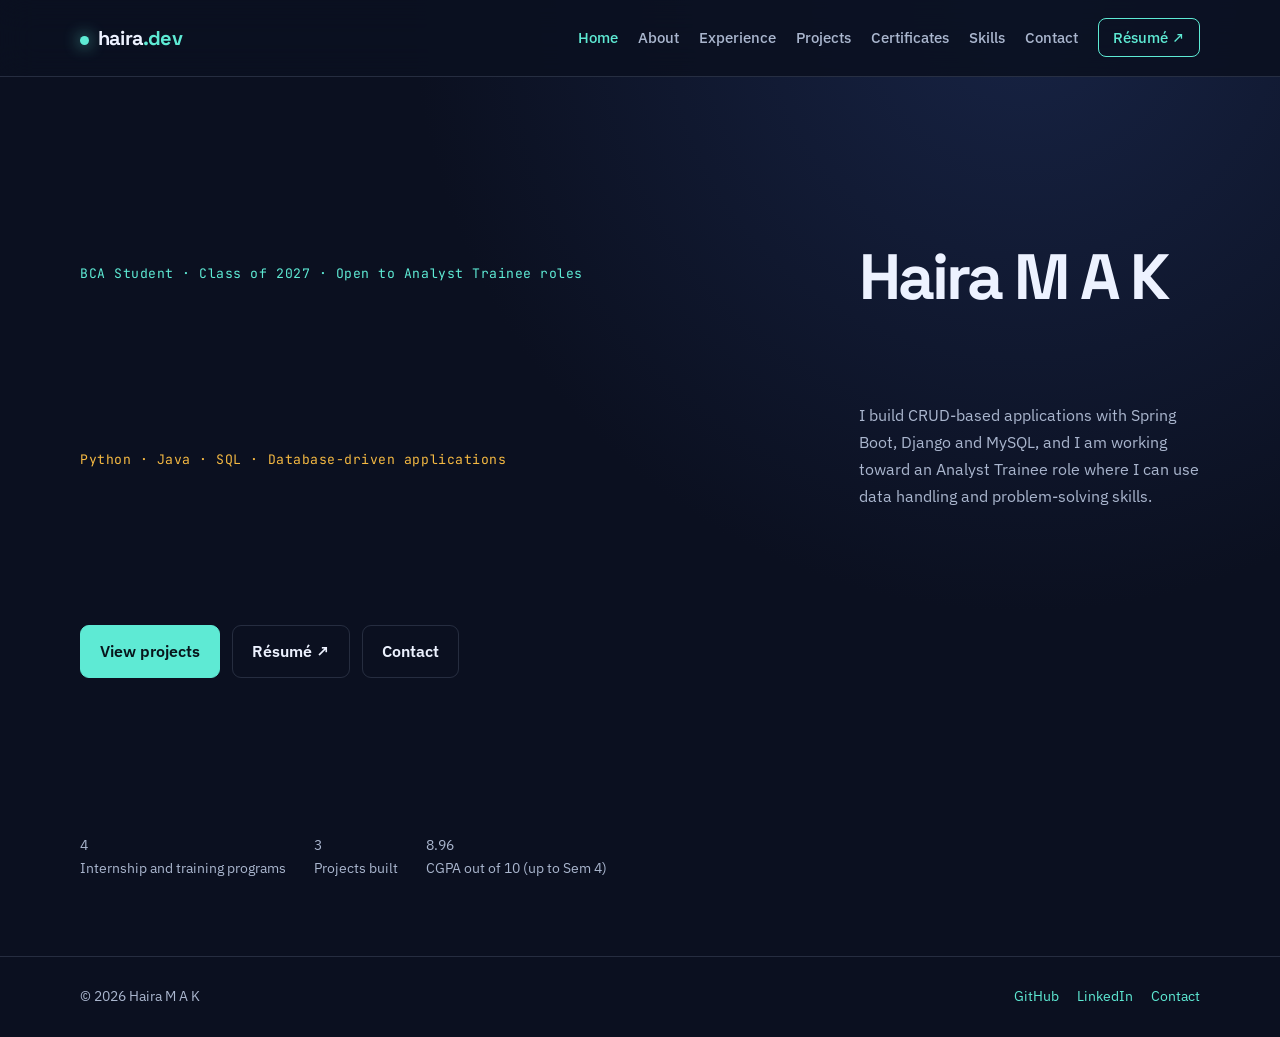
<file: index.html>
<!DOCTYPE html>
<html lang="en">
<head>
<meta charset="UTF-8" />
<meta name="viewport" content="width=device-width, initial-scale=1.0" />
<title>Home — Haira M A K</title>
<link rel="preconnect" href="https://fonts.googleapis.com">
<link rel="preconnect" href="https://fonts.gstatic.com" crossorigin>
<link href="https://fonts.googleapis.com/css2?family=Space+Grotesk:wght@500;600;700&family=IBM+Plex+Sans:wght@400;500;600&family=JetBrains+Mono:wght@400;500;600&display=swap" rel="stylesheet">
<link rel="stylesheet" href="style.css" />
</head>
<body>

<nav class="site-nav">
  <div class="container">
    <a href="index.html" class="brand"><span class="dot"></span>haira<span class="path">.dev</span></a>
    <button class="nav-toggle" aria-label="Toggle navigation" aria-expanded="false">☰</button>
    <ul class="nav-links">
      <li><a href="index.html" class="active">Home</a></li>
      <li><a href="about.html">About</a></li>
      <li><a href="experience.html">Experience</a></li>
      <li><a href="projects.html">Projects</a></li>
      <li><a href="certificates.html">Certificates</a></li>
      <li><a href="skills.html">Skills</a></li>
      <li><a href="contact.html">Contact</a></li>
      <li><a href="resume.html" class="nav-cta" target="_blank" rel="noopener">Résumé ↗</a></li>
    </ul>
  </div>
</nav>

<section style="padding-top:72px;">
  <div class="container">

    <div class="hero reveal">
      <div class="hero-kicker">BCA Student · Class of 2027 · Open to Analyst Trainee roles</div>
      <h1>Haira M A K</h1>
      <div class="role-line">Python · Java · SQL · Database-driven applications</div>
      <p style="max-width:62ch;">I build CRUD-based applications with Spring Boot, Django and MySQL, and I am working toward an Analyst Trainee role where I can use data handling and problem-solving skills.</p>
      <div class="btn-row">
        <a class="btn btn-primary" href="projects.html">View projects</a>
        <a class="btn" href="resume.html" target="_blank" rel="noopener">Résumé ↗</a>
        <a class="btn" href="contact.html">Contact</a>
      </div>
    </div>
    <div class="stat-row reveal">
      <div class="stat"><span class="value">4</span><span class="label">Internship and training programs</span></div>
      <div class="stat"><span class="value">3</span><span class="label">Projects built</span></div>
      <div class="stat"><span class="value">8.96</span><span class="label">CGPA out of 10 (up to Sem 4)</span></div>
    </div>

  </div>
</section>

<footer>
  <div class="container">
    <span>© <span id="year"></span> Haira M A K</span>
    <div class="footer-links">
      <a href="https://github.com/HxGalaxy-offical" target="_blank" rel="noopener">GitHub</a>
      <a href="https://www.linkedin.com/in/haira-m-a-k-3885a2393/" target="_blank" rel="noopener">LinkedIn</a>
      <a href="contact.html">Contact</a>
    </div>
  </div>
</footer>

<script src="js/script.js"></script>
</body>
</html>
</file>
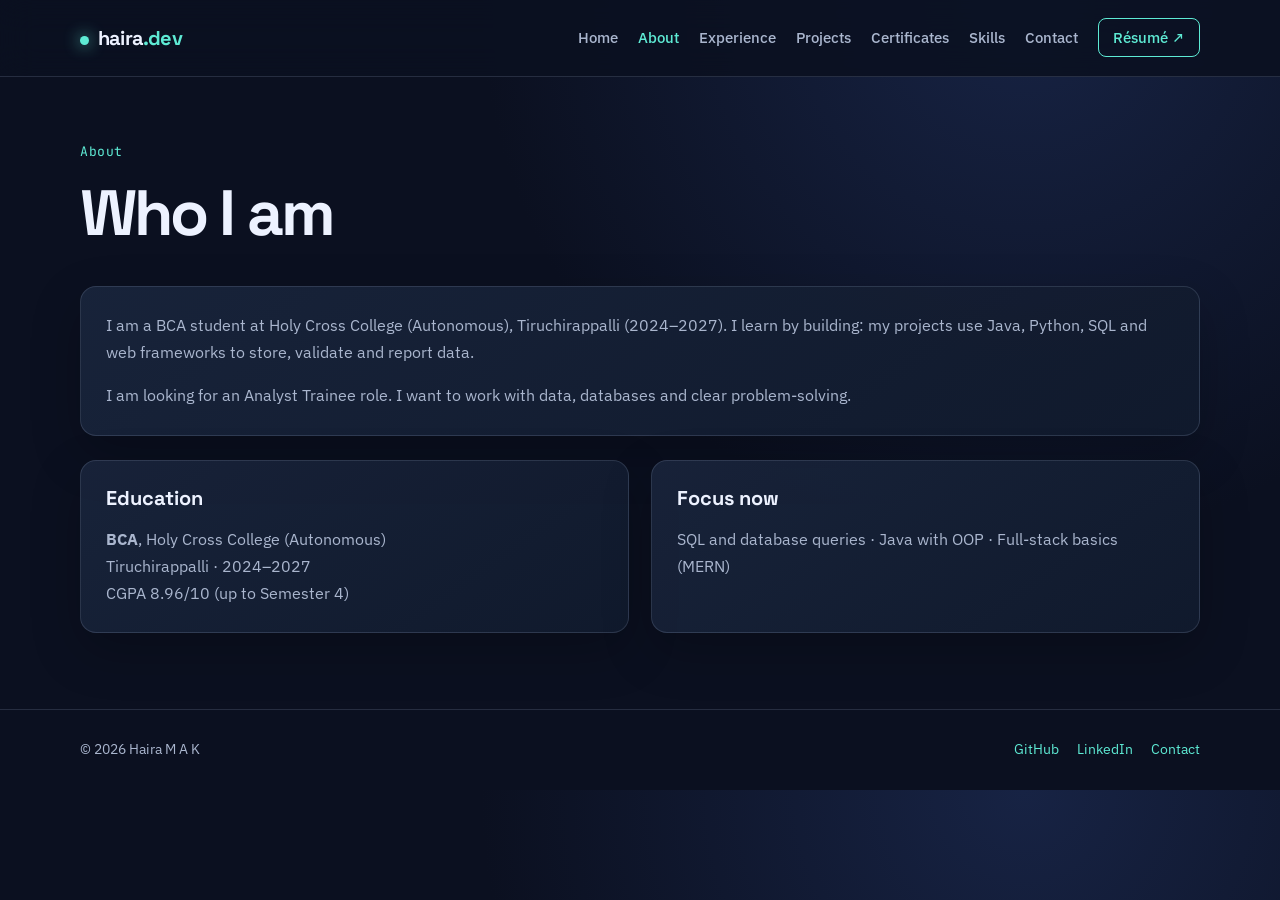
<file: about.html>
<!DOCTYPE html>
<html lang="en">
<head>
<meta charset="UTF-8" />
<meta name="viewport" content="width=device-width, initial-scale=1.0" />
<title>About — Haira M A K</title>
<link rel="preconnect" href="https://fonts.googleapis.com">
<link rel="preconnect" href="https://fonts.gstatic.com" crossorigin>
<link href="https://fonts.googleapis.com/css2?family=Space+Grotesk:wght@500;600;700&family=IBM+Plex+Sans:wght@400;500;600&family=JetBrains+Mono:wght@400;500;600&display=swap" rel="stylesheet">
<link rel="stylesheet" href="style.css" />
</head>
<body>

<nav class="site-nav">
  <div class="container">
    <a href="index.html" class="brand"><span class="dot"></span>haira<span class="path">.dev</span></a>
    <button class="nav-toggle" aria-label="Toggle navigation" aria-expanded="false">☰</button>
    <ul class="nav-links">
      <li><a href="index.html">Home</a></li>
      <li><a href="about.html" class="active">About</a></li>
      <li><a href="experience.html">Experience</a></li>
      <li><a href="projects.html">Projects</a></li>
      <li><a href="certificates.html">Certificates</a></li>
      <li><a href="skills.html">Skills</a></li>
      <li><a href="contact.html">Contact</a></li>
      <li><a href="resume.html" class="nav-cta" target="_blank" rel="noopener">Résumé ↗</a></li>
    </ul>
  </div>
</nav>

<section style="padding-top:64px;">
  <div class="container">

    <div class="section-head reveal">
      <div class="eyebrow">About</div>
      <h1>Who I am</h1>
    </div>
    <div class="card reveal" style="margin-bottom:24px;">
      <p>I am a BCA student at Holy Cross College (Autonomous), Tiruchirappalli (2024–2027). I learn by building: my projects use Java, Python, SQL and web frameworks to store, validate and report data.</p>
      <p>I am looking for an Analyst Trainee role. I want to work with data, databases and clear problem-solving.</p>
    </div>
    <div class="grid grid-2 reveal">
      <div class="card">
        <h3>Education</h3>
        <p><strong>BCA</strong>, Holy Cross College (Autonomous)<br>Tiruchirappalli · 2024–2027<br>CGPA 8.96/10 (up to Semester 4)</p>
      </div>
      <div class="card">
        <h3>Focus now</h3>
        <p>SQL and database queries · Java with OOP · Full-stack basics (MERN)</p>
      </div>
    </div>

  </div>
</section>

<footer>
  <div class="container">
    <span>© <span id="year"></span> Haira M A K</span>
    <div class="footer-links">
      <a href="https://github.com/HxGalaxy-offical" target="_blank" rel="noopener">GitHub</a>
      <a href="https://www.linkedin.com/in/haira-m-a-k-3885a2393/" target="_blank" rel="noopener">LinkedIn</a>
      <a href="contact.html">Contact</a>
    </div>
  </div>
</footer>

<script src="js/script.js"></script>
</body>
</html>
</file>
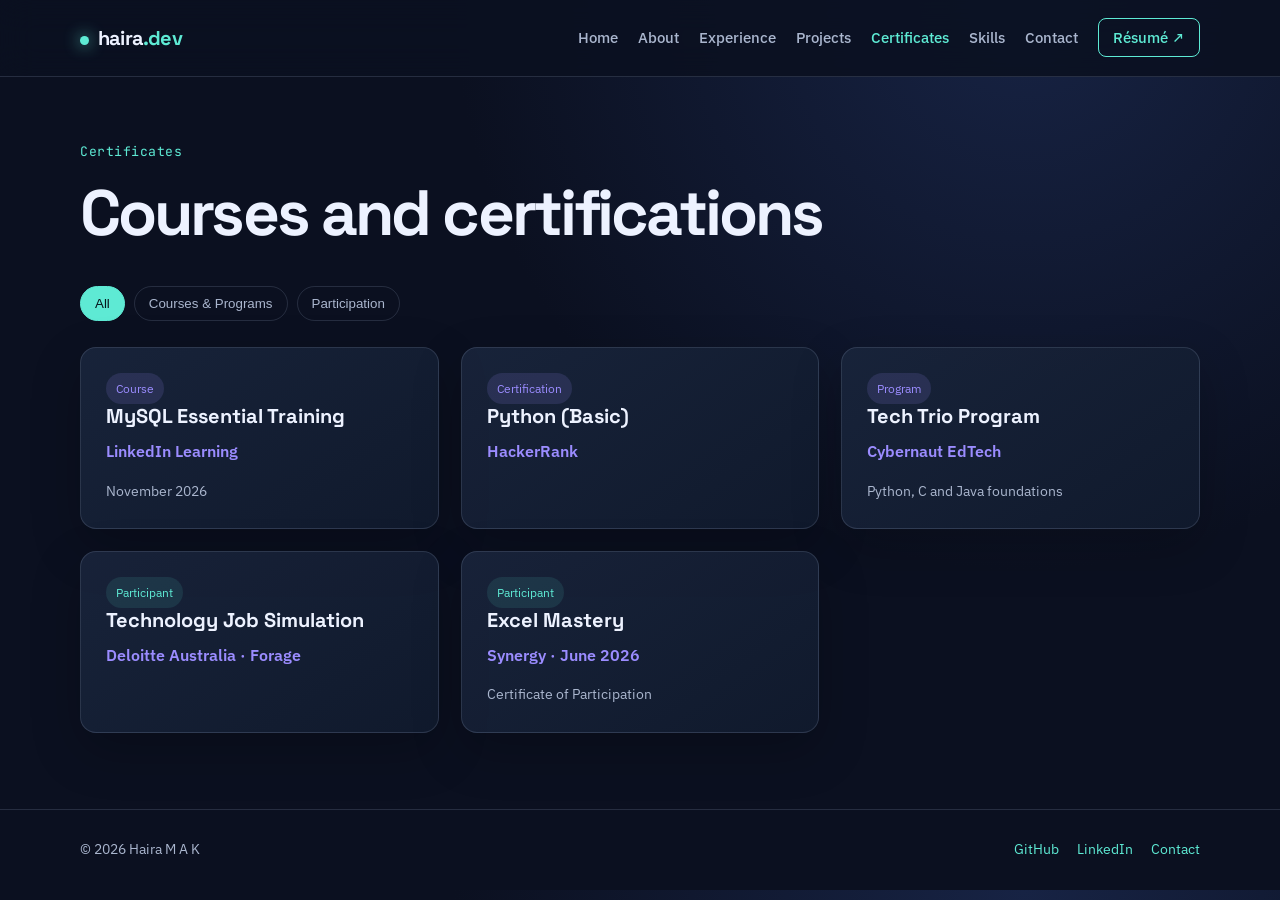
<file: certificates.html>
<!DOCTYPE html>
<html lang="en">
<head>
<meta charset="UTF-8" />
<meta name="viewport" content="width=device-width, initial-scale=1.0" />
<title>Certificates — Haira M A K</title>
<link rel="preconnect" href="https://fonts.googleapis.com">
<link rel="preconnect" href="https://fonts.gstatic.com" crossorigin>
<link href="https://fonts.googleapis.com/css2?family=Space+Grotesk:wght@500;600;700&family=IBM+Plex+Sans:wght@400;500;600&family=JetBrains+Mono:wght@400;500;600&display=swap" rel="stylesheet">
<link rel="stylesheet" href="style.css" />
</head>
<body>

<nav class="site-nav">
  <div class="container">
    <a href="index.html" class="brand"><span class="dot"></span>haira<span class="path">.dev</span></a>
    <button class="nav-toggle" aria-label="Toggle navigation" aria-expanded="false">☰</button>
    <ul class="nav-links">
      <li><a href="index.html">Home</a></li>
      <li><a href="about.html">About</a></li>
      <li><a href="experience.html">Experience</a></li>
      <li><a href="projects.html">Projects</a></li>
      <li><a href="certificates.html" class="active">Certificates</a></li>
      <li><a href="skills.html">Skills</a></li>
      <li><a href="contact.html">Contact</a></li>
      <li><a href="resume.html" class="nav-cta" target="_blank" rel="noopener">Résumé ↗</a></li>
    </ul>
  </div>
</nav>

<section style="padding-top:64px;">
  <div class="container">

    <div class="section-head reveal">
      <div class="eyebrow">Certificates</div>
      <h1>Courses and certifications</h1>
    </div>
    <div class="filter-bar reveal">
      <button class="filter-btn active" data-filter="all">All</button>
      <button class="filter-btn" data-filter="course">Courses &amp; Programs</button>
      <button class="filter-btn" data-filter="participation">Participation</button>
    </div>
    <div class="grid grid-3">
      <div class="card cert-card reveal" data-category="course">
        <span class="cert-badge workshop">Course</span>
        <h3>MySQL Essential Training</h3>
        <div class="cert-issuer">LinkedIn Learning</div>
        <div class="cert-meta">November 2026</div>
      </div>
      <div class="card cert-card reveal" data-category="course">
        <span class="cert-badge workshop">Certification</span>
        <h3>Python (Basic)</h3>
        <div class="cert-issuer">HackerRank</div>
      </div>
      <div class="card cert-card reveal" data-category="course">
        <span class="cert-badge workshop">Program</span>
        <h3>Tech Trio Program</h3>
        <div class="cert-issuer">Cybernaut EdTech</div>
        <div class="cert-meta">Python, C and Java foundations</div>
      </div>
      <div class="card cert-card reveal" data-category="participation">
        <span class="cert-badge participation">Participant</span>
        <h3>Technology Job Simulation</h3>
        <div class="cert-issuer">Deloitte Australia · Forage</div>
      </div>
      <div class="card cert-card reveal" data-category="participation">
        <span class="cert-badge participation">Participant</span>
        <h3>Excel Mastery</h3>
        <div class="cert-issuer">Synergy · June 2026</div>
        <div class="cert-meta">Certificate of Participation</div>
      </div>
    </div>

  </div>
</section>

<footer>
  <div class="container">
    <span>© <span id="year"></span> Haira M A K</span>
    <div class="footer-links">
      <a href="https://github.com/HxGalaxy-offical" target="_blank" rel="noopener">GitHub</a>
      <a href="https://www.linkedin.com/in/haira-m-a-k-3885a2393/" target="_blank" rel="noopener">LinkedIn</a>
      <a href="contact.html">Contact</a>
    </div>
  </div>
</footer>

<script src="js/script.js"></script>
</body>
</html>
</file>
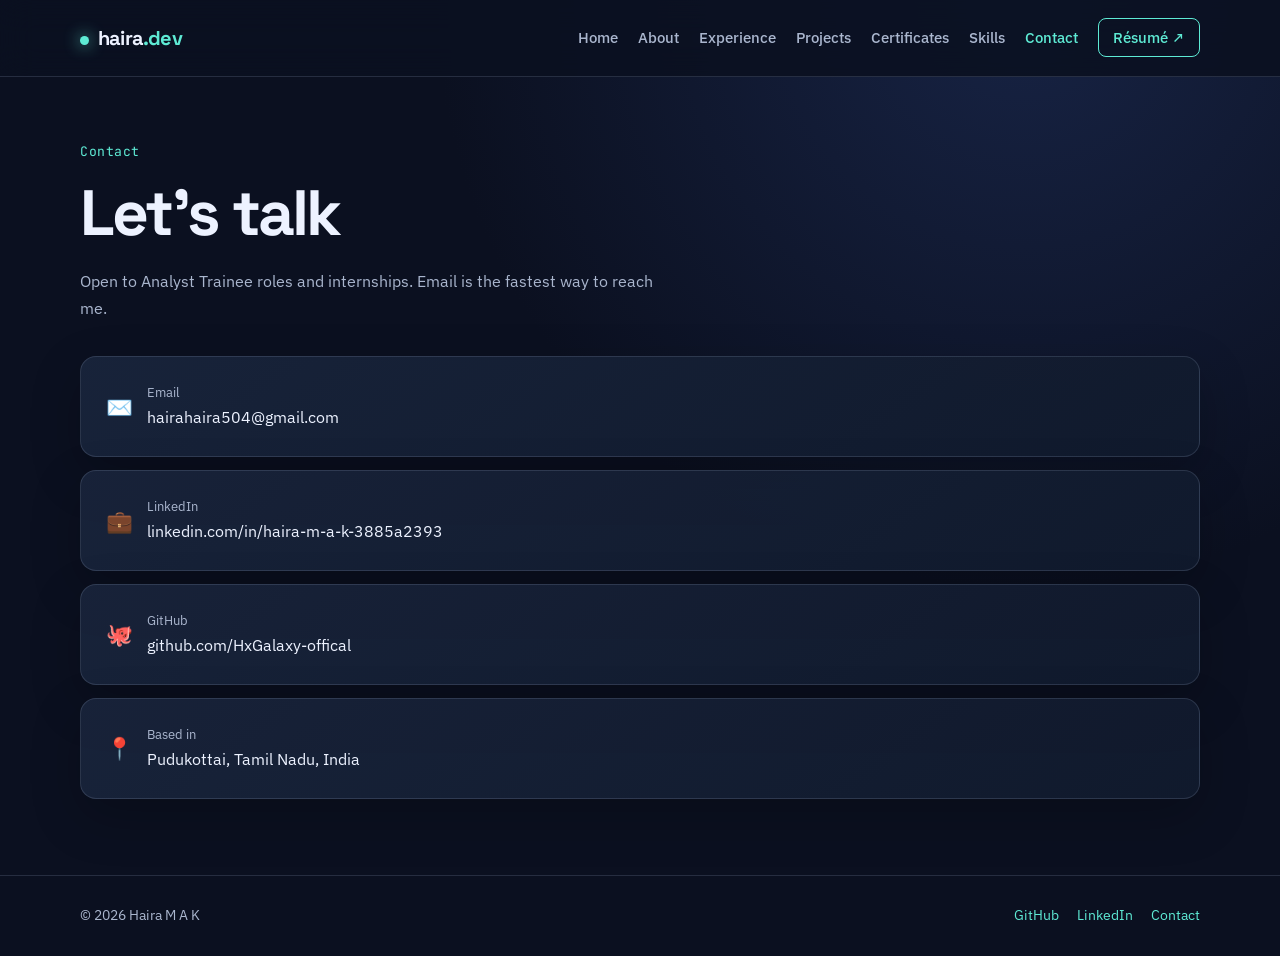
<file: contact.html>
<!DOCTYPE html>
<html lang="en">
<head>
<meta charset="UTF-8" />
<meta name="viewport" content="width=device-width, initial-scale=1.0" />
<title>Contact — Haira M A K</title>
<link rel="preconnect" href="https://fonts.googleapis.com">
<link rel="preconnect" href="https://fonts.gstatic.com" crossorigin>
<link href="https://fonts.googleapis.com/css2?family=Space+Grotesk:wght@500;600;700&family=IBM+Plex+Sans:wght@400;500;600&family=JetBrains+Mono:wght@400;500;600&display=swap" rel="stylesheet">
<link rel="stylesheet" href="style.css" />
</head>
<body>

<nav class="site-nav">
  <div class="container">
    <a href="index.html" class="brand"><span class="dot"></span>haira<span class="path">.dev</span></a>
    <button class="nav-toggle" aria-label="Toggle navigation" aria-expanded="false">☰</button>
    <ul class="nav-links">
      <li><a href="index.html">Home</a></li>
      <li><a href="about.html">About</a></li>
      <li><a href="experience.html">Experience</a></li>
      <li><a href="projects.html">Projects</a></li>
      <li><a href="certificates.html">Certificates</a></li>
      <li><a href="skills.html">Skills</a></li>
      <li><a href="contact.html" class="active">Contact</a></li>
      <li><a href="resume.html" class="nav-cta" target="_blank" rel="noopener">Résumé ↗</a></li>
    </ul>
  </div>
</nav>

<section style="padding-top:64px;">
  <div class="container">

    <div class="section-head reveal">
      <div class="eyebrow">Contact</div>
      <h1>Let's talk</h1>
      <p style="max-width:60ch;">Open to Analyst Trainee roles and internships. Email is the fastest way to reach me.</p>
    </div>
    <div class="contact-links reveal">
      <a class="contact-link" href="mailto:hairahaira504@gmail.com">
        <span class="icon">✉️</span>
        <span><span class="label">Email</span><span class="value">hairahaira504@gmail.com</span></span>
      </a>
      <a class="contact-link" href="https://www.linkedin.com/in/haira-m-a-k-3885a2393/" target="_blank" rel="noopener">
        <span class="icon">💼</span>
        <span><span class="label">LinkedIn</span><span class="value">linkedin.com/in/haira-m-a-k-3885a2393</span></span>
      </a>
      <a class="contact-link" href="https://github.com/HxGalaxy-offical" target="_blank" rel="noopener">
        <span class="icon">🐙</span>
        <span><span class="label">GitHub</span><span class="value">github.com/HxGalaxy-offical</span></span>
      </a>
      <div class="contact-link" style="cursor:default;">
        <span class="icon">📍</span>
        <span><span class="label">Based in</span><span class="value">Pudukottai, Tamil Nadu, India</span></span>
      </div>
    </div>

  </div>
</section>

<footer>
  <div class="container">
    <span>© <span id="year"></span> Haira M A K</span>
    <div class="footer-links">
      <a href="https://github.com/HxGalaxy-offical" target="_blank" rel="noopener">GitHub</a>
      <a href="https://www.linkedin.com/in/haira-m-a-k-3885a2393/" target="_blank" rel="noopener">LinkedIn</a>
      <a href="contact.html">Contact</a>
    </div>
  </div>
</footer>

<script src="js/script.js"></script>
</body>
</html>
</file>
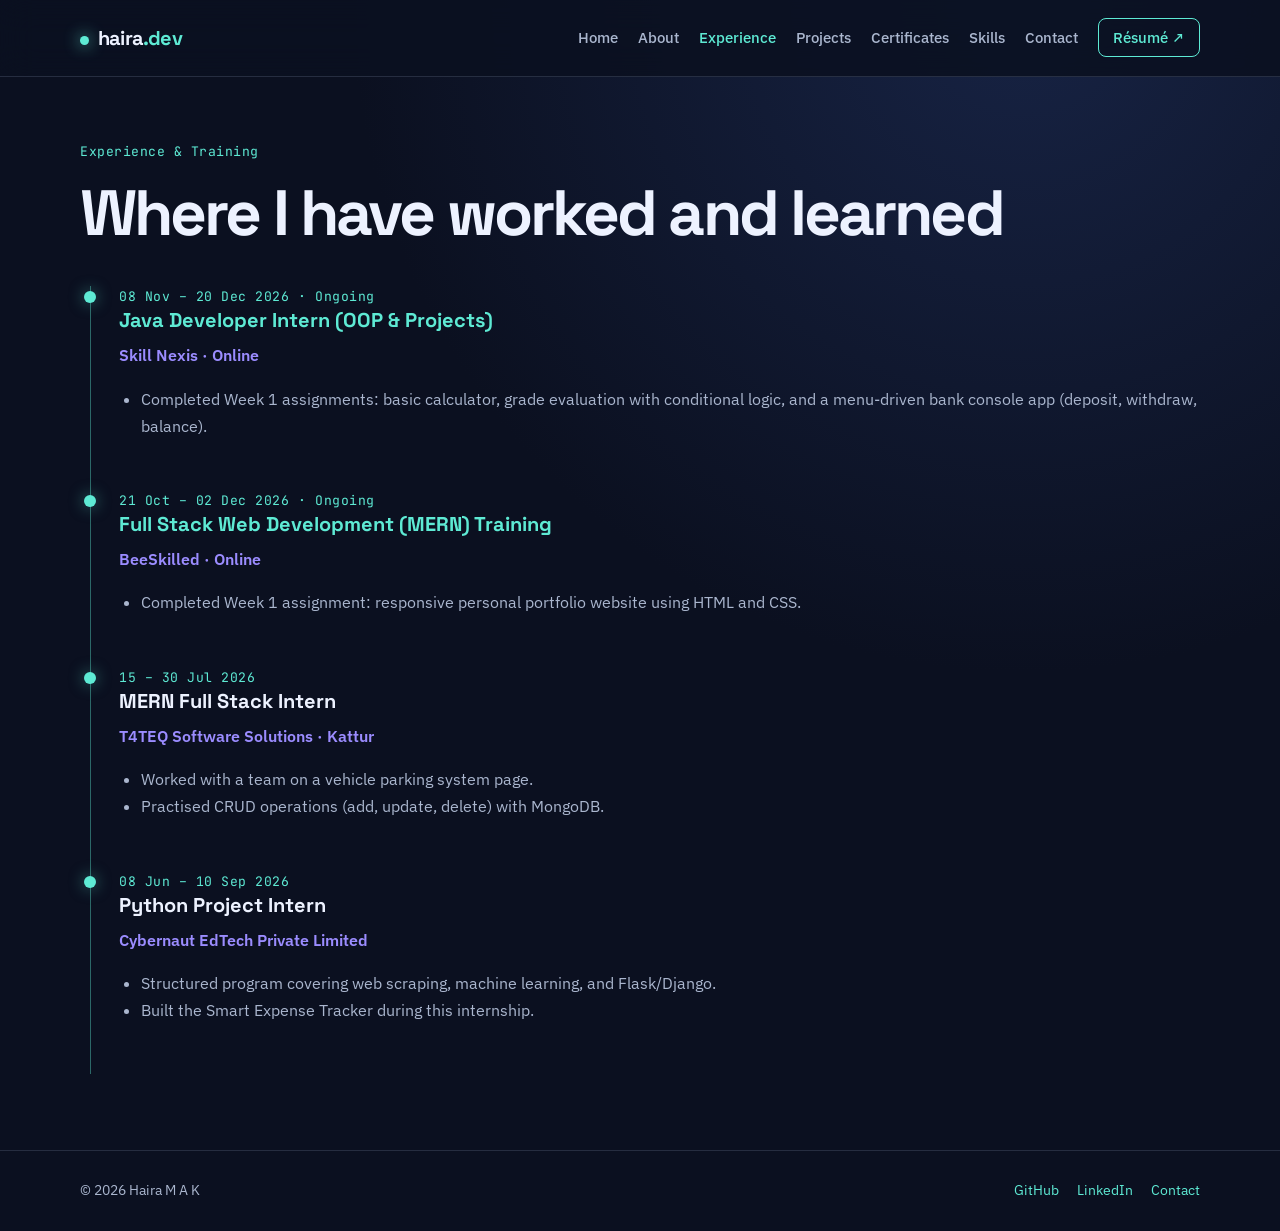
<file: experience.html>
<!DOCTYPE html>
<html lang="en">
<head>
<meta charset="UTF-8" />
<meta name="viewport" content="width=device-width, initial-scale=1.0" />
<title>Experience — Haira M A K</title>
<link rel="preconnect" href="https://fonts.googleapis.com">
<link rel="preconnect" href="https://fonts.gstatic.com" crossorigin>
<link href="https://fonts.googleapis.com/css2?family=Space+Grotesk:wght@500;600;700&family=IBM+Plex+Sans:wght@400;500;600&family=JetBrains+Mono:wght@400;500;600&display=swap" rel="stylesheet">
<link rel="stylesheet" href="style.css" />
</head>
<body>

<nav class="site-nav">
  <div class="container">
    <a href="index.html" class="brand"><span class="dot"></span>haira<span class="path">.dev</span></a>
    <button class="nav-toggle" aria-label="Toggle navigation" aria-expanded="false">☰</button>
    <ul class="nav-links">
      <li><a href="index.html">Home</a></li>
      <li><a href="about.html">About</a></li>
      <li><a href="experience.html" class="active">Experience</a></li>
      <li><a href="projects.html">Projects</a></li>
      <li><a href="certificates.html">Certificates</a></li>
      <li><a href="skills.html">Skills</a></li>
      <li><a href="contact.html">Contact</a></li>
      <li><a href="resume.html" class="nav-cta" target="_blank" rel="noopener">Résumé ↗</a></li>
    </ul>
  </div>
</nav>

<section style="padding-top:64px;">
  <div class="container">

    <div class="section-head reveal">
      <div class="eyebrow">Experience &amp; Training</div>
      <h1>Where I have worked and learned</h1>
    </div>
    <div class="timeline">
      <div class="timeline-item current reveal">
        <div class="timeline-date">08 Nov – 20 Dec 2026 · Ongoing</div>
        <h3>Java Developer Intern (OOP &amp; Projects)</h3>
        <div class="timeline-org">Skill Nexis · Online</div>
        <ul class="feature-list">
          <li>Completed Week 1 assignments: basic calculator, grade evaluation with conditional logic, and a menu-driven bank console app (deposit, withdraw, balance).</li>
        </ul>
      </div>
      <div class="timeline-item current reveal">
        <div class="timeline-date">21 Oct – 02 Dec 2026 · Ongoing</div>
        <h3>Full Stack Web Development (MERN) Training</h3>
        <div class="timeline-org">BeeSkilled · Online</div>
        <ul class="feature-list">
          <li>Completed Week 1 assignment: responsive personal portfolio website using HTML and CSS.</li>
        </ul>
      </div>
      <div class="timeline-item reveal">
        <div class="timeline-date">15 – 30 Jul 2026</div>
        <h3>MERN Full Stack Intern</h3>
        <div class="timeline-org">T4TEQ Software Solutions · Kattur</div>
        <ul class="feature-list">
          <li>Worked with a team on a vehicle parking system page.</li>
          <li>Practised CRUD operations (add, update, delete) with MongoDB.</li>
        </ul>
      </div>
      <div class="timeline-item reveal">
        <div class="timeline-date">08 Jun – 10 Sep 2026</div>
        <h3>Python Project Intern</h3>
        <div class="timeline-org">Cybernaut EdTech Private Limited</div>
        <ul class="feature-list">
          <li>Structured program covering web scraping, machine learning, and Flask/Django.</li>
          <li>Built the Smart Expense Tracker during this internship.</li>
        </ul>
      </div>
    </div>

  </div>
</section>

<footer>
  <div class="container">
    <span>© <span id="year"></span> Haira M A K</span>
    <div class="footer-links">
      <a href="https://github.com/HxGalaxy-offical" target="_blank" rel="noopener">GitHub</a>
      <a href="https://www.linkedin.com/in/haira-m-a-k-3885a2393/" target="_blank" rel="noopener">LinkedIn</a>
      <a href="contact.html">Contact</a>
    </div>
  </div>
</footer>

<script src="js/script.js"></script>
</body>
</html>
</file>
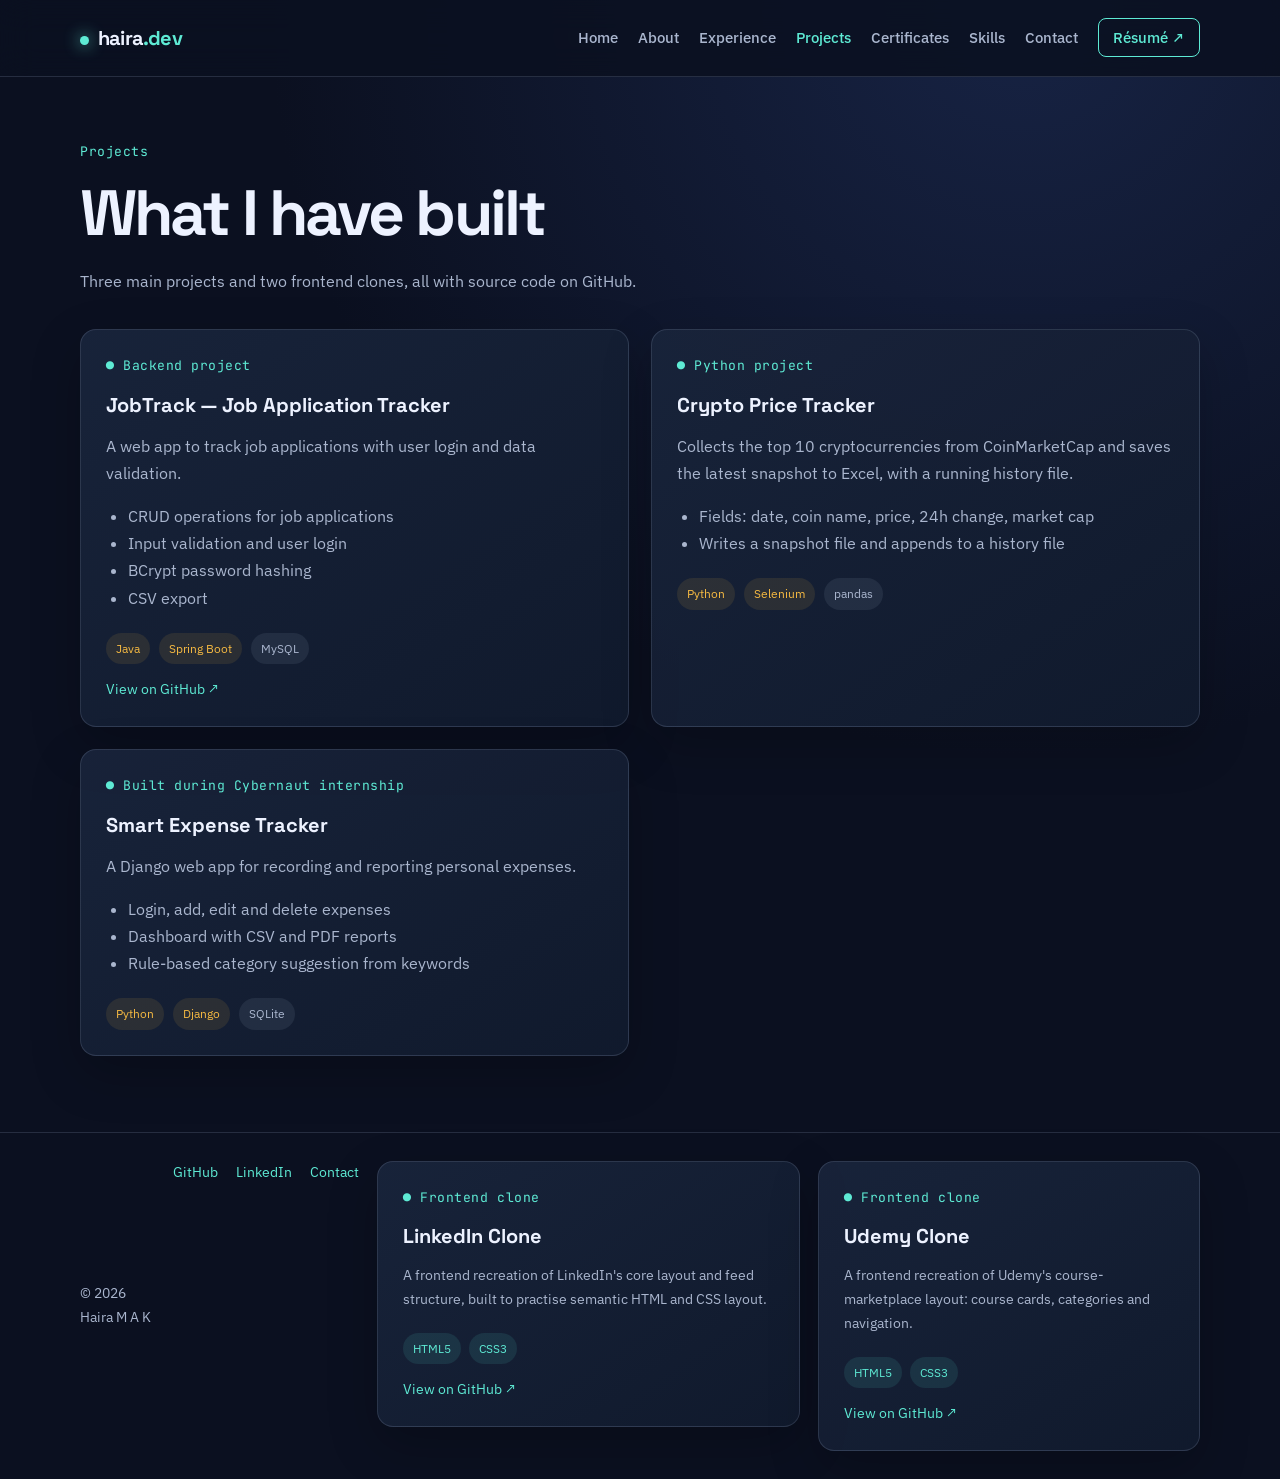
<file: projects.html>
<!DOCTYPE html>
<html lang="en">
<head>
<meta charset="UTF-8" />
<meta name="viewport" content="width=device-width, initial-scale=1.0" />
<title>Projects — Haira M A K</title>
<link rel="preconnect" href="https://fonts.googleapis.com">
<link rel="preconnect" href="https://fonts.gstatic.com" crossorigin>
<link href="https://fonts.googleapis.com/css2?family=Space+Grotesk:wght@500;600;700&family=IBM+Plex+Sans:wght@400;500;600&family=JetBrains+Mono:wght@400;500;600&display=swap" rel="stylesheet">
<link rel="stylesheet" href="style.css" />
</head>
<body>

<nav class="site-nav">
  <div class="container">
    <a href="index.html" class="brand"><span class="dot"></span>haira<span class="path">.dev</span></a>
    <button class="nav-toggle" aria-label="Toggle navigation" aria-expanded="false">☰</button>
    <ul class="nav-links">
      <li><a href="index.html">Home</a></li>
      <li><a href="about.html">About</a></li>
      <li><a href="experience.html">Experience</a></li>
      <li><a href="projects.html" class="active">Projects</a></li>
      <li><a href="certificates.html">Certificates</a></li>
      <li><a href="skills.html">Skills</a></li>
      <li><a href="contact.html">Contact</a></li>
      <li><a href="resume.html" class="nav-cta" target="_blank" rel="noopener">Résumé ↗</a></li>
    </ul>
  </div>
</nav>

<section style="padding-top:64px;">
  <div class="container">

    <div class="section-head reveal">
      <div class="eyebrow">Projects</div>
      <h1>What I have built</h1>
      <p style="max-width:64ch;">Three main projects and two frontend clones, all with source code on GitHub.</p>
    </div>
    <div class="grid grid-2">
      <div class="card project-card reveal">
        <div class="project-status">● Backend project</div>
        <h3>JobTrack — Job Application Tracker</h3>
        <p>A web app to track job applications with user login and data validation.</p>
        <ul class="feature-list">
          <li>CRUD operations for job applications</li>
          <li>Input validation and user login</li>
          <li>BCrypt password hashing</li>
          <li>CSV export</li>
        </ul>
        <div class="project-stack">
          <span class="tag tag-amber">Java</span>
          <span class="tag tag-amber">Spring Boot</span>
          <span class="tag">MySQL</span>
        </div>
        <div class="project-note"><a href="https://github.com/HxGalaxy-offical/jobtrack" target="_blank" rel="noopener" style="color:var(--accent-cyan);">View on GitHub ↗</a></div>
      </div>
      <div class="card project-card reveal">
        <div class="project-status">● Python project</div>
        <h3>Crypto Price Tracker</h3>
        <p>Collects the top 10 cryptocurrencies from CoinMarketCap and saves the latest snapshot to Excel, with a running history file.</p>
        <ul class="feature-list">
          <li>Fields: date, coin name, price, 24h change, market cap</li>
          <li>Writes a snapshot file and appends to a history file</li>
        </ul>
        <div class="project-stack">
          <span class="tag tag-amber">Python</span>
          <span class="tag tag-amber">Selenium</span>
          <span class="tag">pandas</span>
        </div>
      </div>
      <div class="card project-card reveal">
        <div class="project-status">● Built during Cybernaut internship</div>
        <h3>Smart Expense Tracker</h3>
        <p>A Django web app for recording and reporting personal expenses.</p>
        <ul class="feature-list">
          <li>Login, add, edit and delete expenses</li>
          <li>Dashboard with CSV and PDF reports</li>
          <li>Rule-based category suggestion from keywords</li>
        </ul>
        <div class="project-stack">
          <span class="tag tag-amber">Python</span>
          <span class="tag tag-amber">Django</span>
          <span class="tag">SQLite</span>
        </div>
      </div>
    </div>

  </div>
</section>

<footer>
  <div class="container">
    <span>© <span id="year"></span> Haira M A K</span>
    <div class="footer-links">
      <a href="https://github.com/HxGalaxy-offical" target="_blank" rel="noopener">GitHub</a>
      <a href="https://www.linkedin.com/in/haira-m-a-k-3885a2393/" target="_blank" rel="noopener">LinkedIn</a>
      <a href="contact.html">Contact</a>
      <div class="card project-card reveal">
        <div class="project-status">● Frontend clone</div>
        <h3>LinkedIn Clone</h3>
        <p>A frontend recreation of LinkedIn's core layout and feed structure, built to practise semantic HTML and CSS layout.</p>
        <div class="project-stack">
          <span class="tag tag-cyan">HTML5</span>
          <span class="tag tag-cyan">CSS3</span>
        </div>
        <div class="project-note"><a href="https://github.com/HxGalaxy-offical" target="_blank" rel="noopener" style="color:var(--accent-cyan);">View on GitHub ↗</a></div>
      </div>
      <div class="card project-card reveal">
        <div class="project-status">● Frontend clone</div>
        <h3>Udemy Clone</h3>
        <p>A frontend recreation of Udemy's course-marketplace layout: course cards, categories and navigation.</p>
        <div class="project-stack">
          <span class="tag tag-cyan">HTML5</span>
          <span class="tag tag-cyan">CSS3</span>
        </div>
        <div class="project-note"><a href="https://github.com/HxGalaxy-offical" target="_blank" rel="noopener" style="color:var(--accent-cyan);">View on GitHub ↗</a></div>
      </div>
    </div>
  </div>
</footer>

<script src="js/script.js"></script>
</body>
</html>
</file>
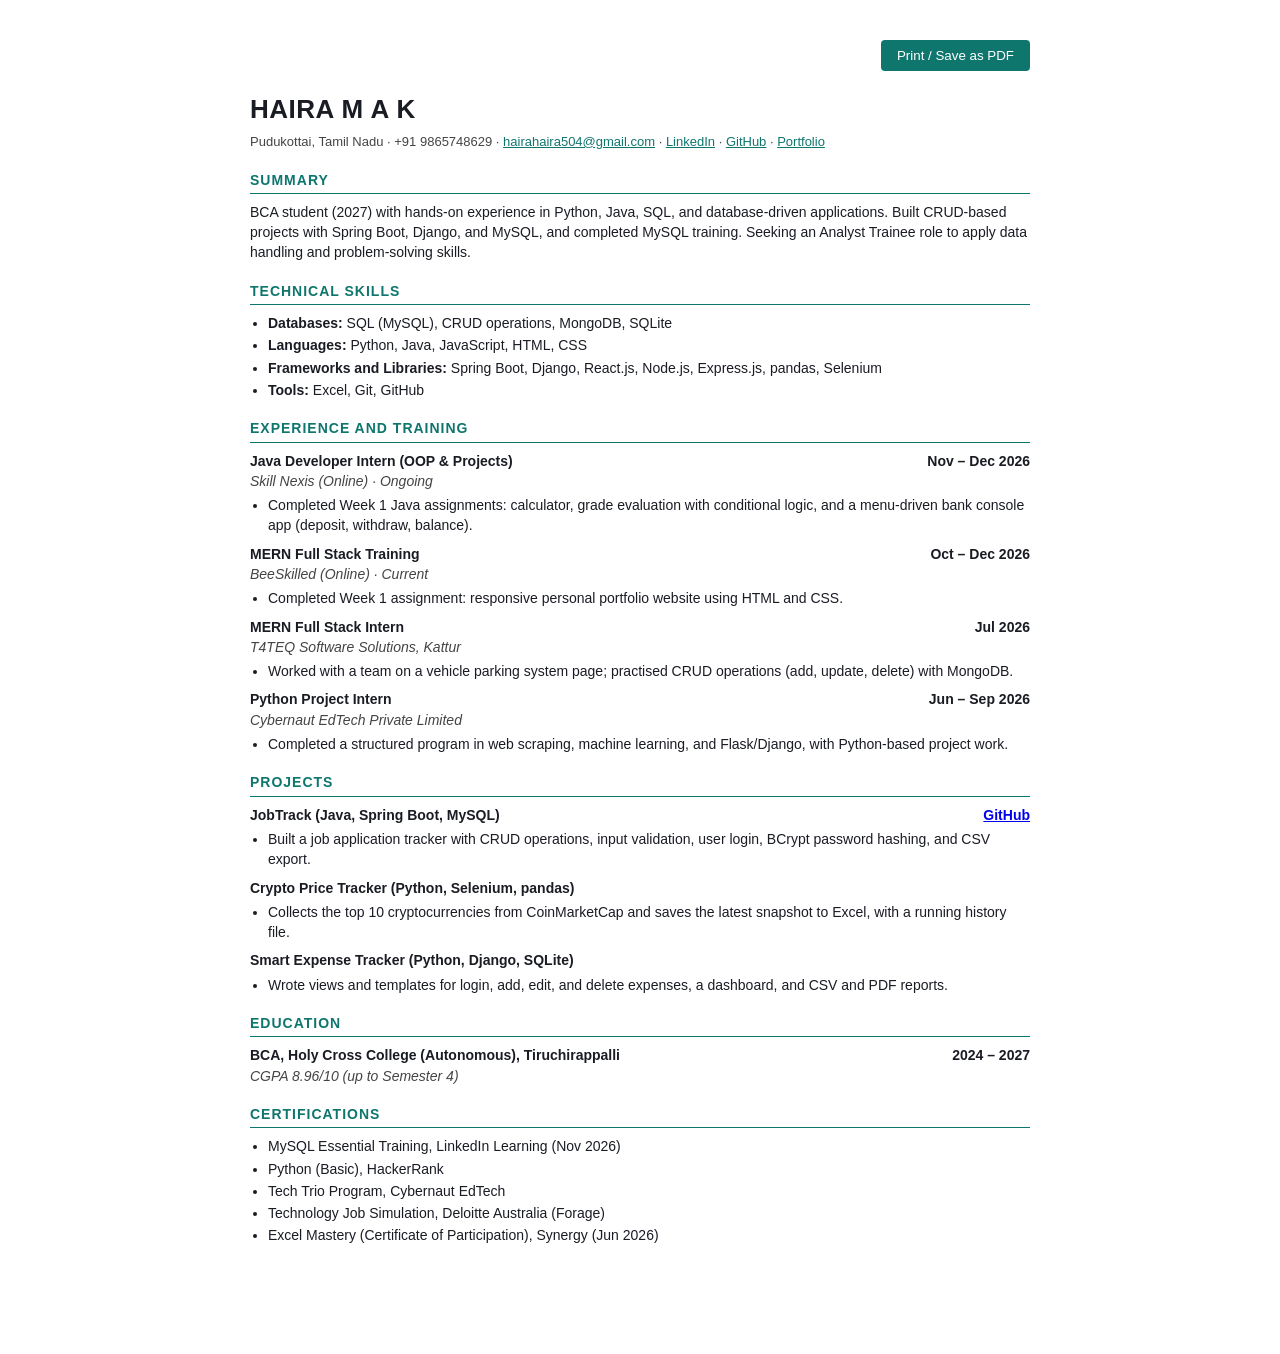
<file: resume.html>
<!DOCTYPE html>
<html lang="en">
<head>
<meta charset="UTF-8" />
<meta name="viewport" content="width=device-width, initial-scale=1.0" />
<title>Résumé — Haira M A K</title>
<style>
  body { max-width: 780px; margin: 40px auto; padding: 0 24px 60px; font-family: Arial, Helvetica, sans-serif; color: #1a1c24; line-height: 1.45; font-size: 14px; }
  .print-bar { display: flex; justify-content: flex-end; margin-bottom: 20px; }
  .print-bar button { background: #0f766e; color: #fff; border: none; padding: 8px 16px; border-radius: 4px; cursor: pointer; }
  h1 { margin: 0; font-size: 26px; letter-spacing: 0.5px; }
  .contact { color: #444; margin: 4px 0 14px; font-size: 13px; }
  .contact a { color: #0f766e; }
  h2 { font-size: 14px; text-transform: uppercase; letter-spacing: 1px; border-bottom: 1px solid #0f766e; padding-bottom: 3px; margin: 18px 0 8px; color: #0f766e; }
  .row { display: flex; justify-content: space-between; font-weight: bold; }
  .sub { font-style: italic; color: #444; margin-bottom: 4px; }
  ul { margin: 4px 0 8px 18px; padding: 0; }
  li { margin-bottom: 2px; }
  p { margin: 4px 0; }
  @media print { .print-bar { display: none; } body { margin: 0; padding: 0; } }
</style>
</head>
<body>
<div class="print-bar"><button onclick="window.print()">Print / Save as PDF</button></div>

<h1>HAIRA M A K</h1>
<div class="contact">
  Pudukottai, Tamil Nadu · +91 9865748629 · <a href="mailto:hairahaira504@gmail.com">hairahaira504@gmail.com</a> ·
  <a href="https://www.linkedin.com/in/haira-m-a-k-3885a2393/" target="_blank" rel="noopener">LinkedIn</a> ·
  <a href="https://github.com/HxGalaxy-offical" target="_blank" rel="noopener">GitHub</a> ·
  <a href="https://hxgalaxy-offical.github.io/haira-portfolio-/" target="_blank" rel="noopener">Portfolio</a>
</div>

<h2>Summary</h2>
<p>BCA student (2027) with hands-on experience in Python, Java, SQL, and database-driven applications. Built CRUD-based projects with Spring Boot, Django, and MySQL, and completed MySQL training. Seeking an Analyst Trainee role to apply data handling and problem-solving skills.</p>

<h2>Technical Skills</h2>
<ul>
  <li><strong>Databases:</strong> SQL (MySQL), CRUD operations, MongoDB, SQLite</li>
  <li><strong>Languages:</strong> Python, Java, JavaScript, HTML, CSS</li>
  <li><strong>Frameworks and Libraries:</strong> Spring Boot, Django, React.js, Node.js, Express.js, pandas, Selenium</li>
  <li><strong>Tools:</strong> Excel, Git, GitHub</li>
</ul>

<h2>Experience and Training</h2>
<div class="row"><span>Java Developer Intern (OOP &amp; Projects)</span><span>Nov – Dec 2026</span></div>
<div class="sub">Skill Nexis (Online) · Ongoing</div>
<ul><li>Completed Week 1 Java assignments: calculator, grade evaluation with conditional logic, and a menu-driven bank console app (deposit, withdraw, balance).</li></ul>

<div class="row"><span>MERN Full Stack Training</span><span>Oct – Dec 2026</span></div>
<div class="sub">BeeSkilled (Online) · Current</div>
<ul><li>Completed Week 1 assignment: responsive personal portfolio website using HTML and CSS.</li></ul>

<div class="row"><span>MERN Full Stack Intern</span><span>Jul 2026</span></div>
<div class="sub">T4TEQ Software Solutions, Kattur</div>
<ul><li>Worked with a team on a vehicle parking system page; practised CRUD operations (add, update, delete) with MongoDB.</li></ul>

<div class="row"><span>Python Project Intern</span><span>Jun – Sep 2026</span></div>
<div class="sub">Cybernaut EdTech Private Limited</div>
<ul><li>Completed a structured program in web scraping, machine learning, and Flask/Django, with Python-based project work.</li></ul>

<h2>Projects</h2>
<div class="row"><span>JobTrack (Java, Spring Boot, MySQL)</span><span><a href="https://github.com/HxGalaxy-offical/jobtrack" target="_blank" rel="noopener">GitHub</a></span></div>
<ul><li>Built a job application tracker with CRUD operations, input validation, user login, BCrypt password hashing, and CSV export.</li></ul>

<div class="row"><span>Crypto Price Tracker (Python, Selenium, pandas)</span><span></span></div>
<ul><li>Collects the top 10 cryptocurrencies from CoinMarketCap and saves the latest snapshot to Excel, with a running history file.</li></ul>

<div class="row"><span>Smart Expense Tracker (Python, Django, SQLite)</span><span></span></div>
<ul><li>Wrote views and templates for login, add, edit, and delete expenses, a dashboard, and CSV and PDF reports.</li></ul>

<h2>Education</h2>
<div class="row"><span>BCA, Holy Cross College (Autonomous), Tiruchirappalli</span><span>2024 – 2027</span></div>
<div class="sub">CGPA 8.96/10 (up to Semester 4)</div>

<h2>Certifications</h2>
<ul>
  <li>MySQL Essential Training, LinkedIn Learning (Nov 2026)</li>
  <li>Python (Basic), HackerRank</li>
  <li>Tech Trio Program, Cybernaut EdTech</li>
  <li>Technology Job Simulation, Deloitte Australia (Forage)</li>
  <li>Excel Mastery (Certificate of Participation), Synergy (Jun 2026)</li>
</ul>
</body>
</html>
</file>
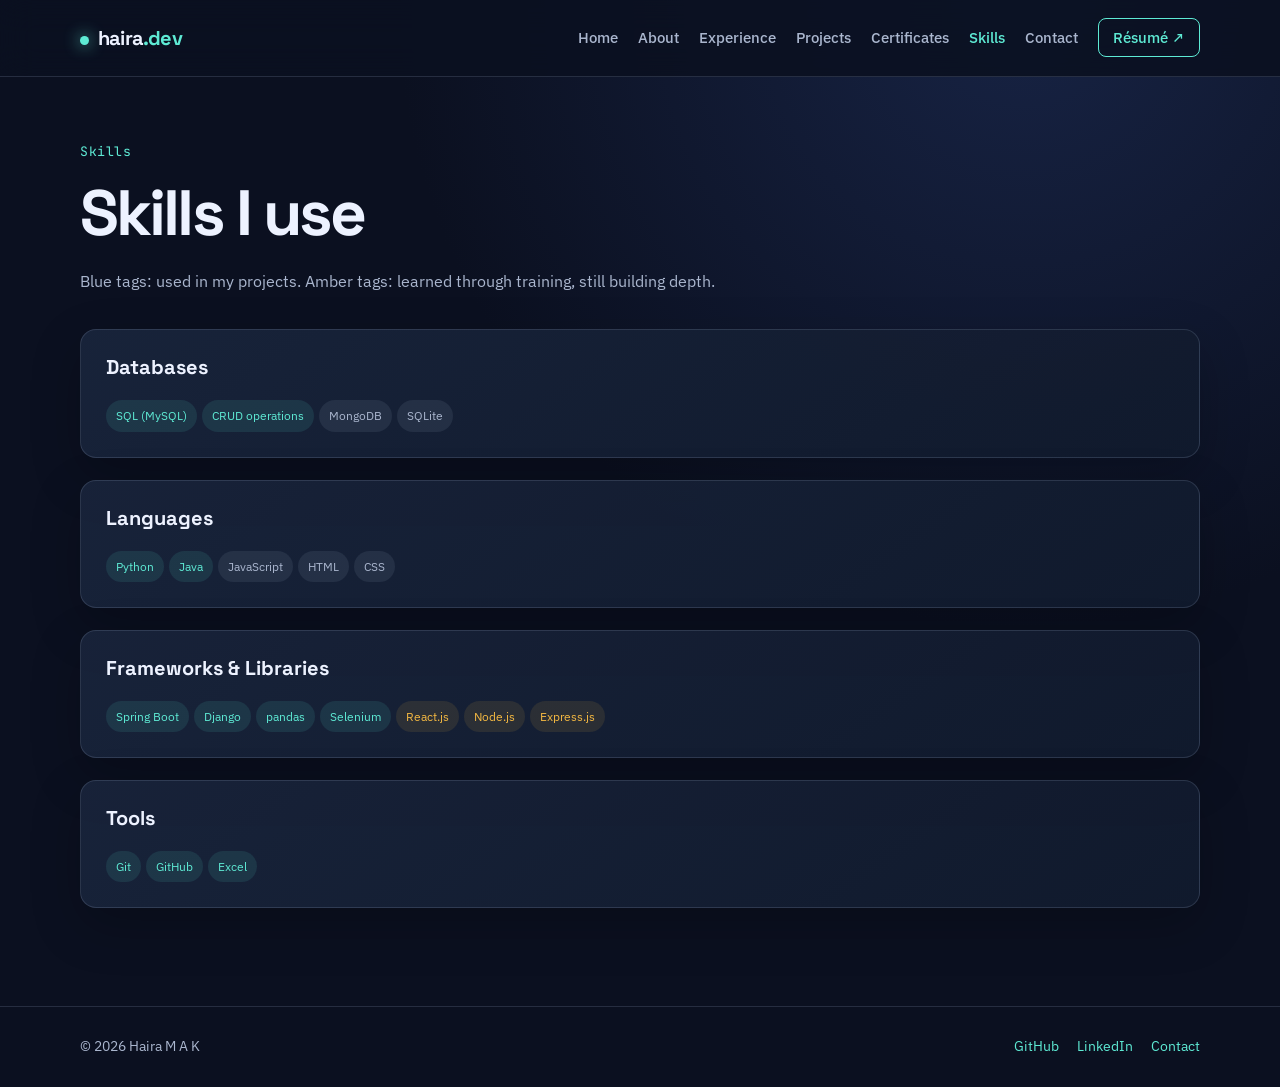
<file: skills.html>
<!DOCTYPE html>
<html lang="en">
<head>
<meta charset="UTF-8" />
<meta name="viewport" content="width=device-width, initial-scale=1.0" />
<title>Skills — Haira M A K</title>
<link rel="preconnect" href="https://fonts.googleapis.com">
<link rel="preconnect" href="https://fonts.gstatic.com" crossorigin>
<link href="https://fonts.googleapis.com/css2?family=Space+Grotesk:wght@500;600;700&family=IBM+Plex+Sans:wght@400;500;600&family=JetBrains+Mono:wght@400;500;600&display=swap" rel="stylesheet">
<link rel="stylesheet" href="style.css" />
</head>
<body>

<nav class="site-nav">
  <div class="container">
    <a href="index.html" class="brand"><span class="dot"></span>haira<span class="path">.dev</span></a>
    <button class="nav-toggle" aria-label="Toggle navigation" aria-expanded="false">☰</button>
    <ul class="nav-links">
      <li><a href="index.html">Home</a></li>
      <li><a href="about.html">About</a></li>
      <li><a href="experience.html">Experience</a></li>
      <li><a href="projects.html">Projects</a></li>
      <li><a href="certificates.html">Certificates</a></li>
      <li><a href="skills.html" class="active">Skills</a></li>
      <li><a href="contact.html">Contact</a></li>
      <li><a href="resume.html" class="nav-cta" target="_blank" rel="noopener">Résumé ↗</a></li>
    </ul>
  </div>
</nav>

<section style="padding-top:64px;">
  <div class="container">

    <div class="section-head reveal">
      <div class="eyebrow">Skills</div>
      <h1>Skills I use</h1>
      <p style="max-width:64ch;">Blue tags: used in my projects. Amber tags: learned through training, still building depth.</p>
    </div>
    <div class="skill-category reveal"><h3>Databases</h3>
      <div class="project-stack"><span class="tag tag-cyan">SQL (MySQL)</span><span class="tag tag-cyan">CRUD operations</span><span class="tag ">MongoDB</span><span class="tag ">SQLite</span></div>
    </div>
    <div class="skill-category reveal"><h3>Languages</h3>
      <div class="project-stack"><span class="tag tag-cyan">Python</span><span class="tag tag-cyan">Java</span><span class="tag ">JavaScript</span><span class="tag ">HTML</span><span class="tag ">CSS</span></div>
    </div>
    <div class="skill-category reveal"><h3>Frameworks &amp; Libraries</h3>
      <div class="project-stack"><span class="tag tag-cyan">Spring Boot</span><span class="tag tag-cyan">Django</span><span class="tag tag-cyan">pandas</span><span class="tag tag-cyan">Selenium</span><span class="tag tag-amber">React.js</span><span class="tag tag-amber">Node.js</span><span class="tag tag-amber">Express.js</span></div>
    </div>
    <div class="skill-category reveal"><h3>Tools</h3>
      <div class="project-stack"><span class="tag tag-cyan">Git</span><span class="tag tag-cyan">GitHub</span><span class="tag tag-cyan">Excel</span></div>
    </div>

  </div>
</section>

<footer>
  <div class="container">
    <span>© <span id="year"></span> Haira M A K</span>
    <div class="footer-links">
      <a href="https://github.com/HxGalaxy-offical" target="_blank" rel="noopener">GitHub</a>
      <a href="https://www.linkedin.com/in/haira-m-a-k-3885a2393/" target="_blank" rel="noopener">LinkedIn</a>
      <a href="contact.html">Contact</a>
    </div>
  </div>
</footer>

<script src="js/script.js"></script>
</body>
</html>
</file>
<file: style.css>
/* Haira M.A.K — Portfolio Stylesheet */
:root {
  --bg: #0b1020;
  --surface: #121a2e;
  --surface-light: #19243b;
  --text: #edf2ff;
  --muted: #aab6ce;
  --line: rgba(180, 196, 230, .16);
  --accent-cyan: #5eead4;
  --accent-violet: #9b8cff;
  --accent-amber: #f5b942;
  --shadow: 0 18px 50px rgba(0,0,0,.22);
}
* { box-sizing: border-box; }
html { scroll-behavior: smooth; }
body {
  margin: 0;
  background: radial-gradient(circle at 80% 0%, #172344 0, var(--bg) 42%);
  color: var(--text);
  font-family: "IBM Plex Sans", Arial, sans-serif;
  line-height: 1.7;
}
a { color: var(--accent-cyan); text-decoration: none; }
a:hover { color: #fff; }
p { color: var(--muted); margin: 0 0 1rem; }
h1,h2,h3,h4 { font-family: "Space Grotesk", Arial, sans-serif; line-height: 1.2; margin: 0 0 1rem; }
h1 { font-size: clamp(2.2rem, 5vw, 4.4rem); letter-spacing: -.045em; }
h2 { font-size: clamp(1.8rem, 3vw, 2.6rem); }
h3 { font-size: 1.25rem; }
.container { width: min(1120px, calc(100% - 40px)); margin-inline: auto; }
section { padding: 76px 0; }
.site-nav {
  position: sticky; top: 0; z-index: 100;
  background: rgba(11,16,32,.88); backdrop-filter: blur(16px);
  border-bottom: 1px solid var(--line);
}
.site-nav .container { min-height: 76px; display: flex; align-items: center; justify-content: space-between; gap: 24px; }
.brand { color: var(--text); font: 700 1.25rem "Space Grotesk", sans-serif; letter-spacing: -.04em; }
.brand .path { color: var(--accent-cyan); }
.dot { display: inline-block; width: 9px; height: 9px; margin-right: 9px; border-radius: 50%; background: var(--accent-cyan); box-shadow: 0 0 16px var(--accent-cyan); }
.nav-links { display: flex; align-items: center; gap: 20px; list-style: none; margin: 0; padding: 0; }
.nav-links a { color: var(--muted); font-size: .92rem; font-weight: 500; }
.nav-links a:hover, .nav-links a.active { color: var(--accent-cyan); }
.nav-links .nav-cta { border: 1px solid var(--accent-cyan); padding: 9px 14px; border-radius: 8px; color: var(--accent-cyan); }
.nav-toggle { display: none; background: transparent; border: 1px solid var(--line); color: var(--text); border-radius: 8px; padding: 7px 11px; font-size: 1.2rem; }
.hero { min-height: 620px; display: grid; grid-template-columns: 1.35fr .65fr; align-items: center; gap: 70px; padding-block: 90px; }
.hero-kicker, .eyebrow, .project-status, .timeline-date, .role-line {
  font-family: "JetBrains Mono", monospace; color: var(--accent-cyan); font-size: .82rem; letter-spacing: .04em;
}
.hero-kicker { margin-bottom: 22px; }
.hero h1 { max-width: 850px; }
.role-line { min-height: 30px; margin: 18px 0; color: var(--accent-amber); }
.hero-photo { position: relative; display: grid; place-items: center; width: min(100%, 340px); aspect-ratio: 1; margin: auto; border: 1px solid rgba(94,234,212,.3); border-radius: 50%; background: radial-gradient(circle, #23385a, #10182b 70%); box-shadow: 0 0 80px rgba(94,234,212,.12); }
.avatar-mono { font: 700 6rem "Space Grotesk", sans-serif; color: var(--accent-cyan); }
.hero-photo svg { position: absolute; inset: 0; width: 100%; height: 100%; }
.btn-row { display: flex; flex-wrap: wrap; gap: 12px; margin: 28px 0; }
.btn { display: inline-flex; align-items: center; justify-content: center; padding: 12px 19px; border: 1px solid var(--line); border-radius: 9px; color: var(--text); font-weight: 600; transition: .2s; }
.btn:hover { transform: translateY(-2px); border-color: var(--accent-cyan); }
.btn-primary { background: var(--accent-cyan); border-color: var(--accent-cyan); color: #07151b; }
.btn-primary:hover { color: #07151b; background: #8ff5e4; }
.stat-row { display: flex; flex-wrap: wrap; gap: 28px; margin-top: 38px; }
.stat { display: flex; flex-direction: column; }
.stat b { color: var(--text); font: 700 1.6rem "Space Grotesk", sans-serif; }
.stat span { color: var(--muted); font-size: .85rem; }
.section-head { margin-bottom: 34px; }
.section-head .eyebrow { margin-bottom: 12px; }
.section-head p { max-width: 70ch; }
.grid { display: grid; gap: 22px; }
.grid-2 { grid-template-columns: repeat(2, minmax(0,1fr)); }
.grid-3 { grid-template-columns: repeat(3, minmax(0,1fr)); }
.card, .skill-category, .skill-visual, .contact-link, .editme-block {
  background: linear-gradient(145deg, rgba(25,36,59,.94), rgba(17,26,45,.94));
  border: 1px solid var(--line); border-radius: 16px; padding: 25px; box-shadow: var(--shadow);
}
.card { height: 100%; }
.card h3 { color: var(--text); }
.card p:last-child { margin-bottom: 0; }
.tag { display: inline-block; margin: 5px 5px 0 0; padding: 5px 10px; border-radius: 999px; background: rgba(170,182,206,.1); color: var(--muted); font-size: .78rem; }
.tag-cyan { color: var(--accent-cyan); background: rgba(94,234,212,.1); }
.tag-violet { color: var(--accent-violet); background: rgba(155,140,255,.12); }
.tag-amber { color: var(--accent-amber); background: rgba(245,185,66,.1); }
.skill-visual { max-width: 800px; }
.bar-row { display: grid; grid-template-columns: 110px 1fr 48px; align-items: center; gap: 14px; margin: 16px 0; color: var(--text); }
.bar-track { height: 9px; overflow: hidden; border-radius: 99px; background: #29344c; }
.bar-fill { width: 0; height: 100%; border-radius: inherit; background: linear-gradient(90deg, var(--accent-violet), var(--accent-cyan)); transition: width 1s ease; }
.bar-pct, .level { color: var(--accent-cyan); font: .8rem "JetBrains Mono", monospace; }
.skill-category { margin: 22px 0; }
.skill-item { padding: 15px 0; }
.skill-item-head { display: flex; justify-content: space-between; gap: 12px; margin-bottom: 10px; }
.skill-source { color: var(--muted); font-size: .88rem; margin-top: 9px; }
.timeline { border-left: 1px solid rgba(94,234,212,.4); margin-left: 10px; padding-left: 28px; }
.timeline-item { position: relative; padding: 0 0 34px; }
.timeline-item::before { content: ""; position: absolute; left: -35px; top: 5px; width: 12px; height: 12px; border-radius: 50%; background: var(--accent-cyan); box-shadow: 0 0 15px rgba(94,234,212,.5); }
.timeline-item.current h3 { color: var(--accent-cyan); }
.timeline-org, .cert-issuer { color: var(--accent-violet); font-weight: 600; margin: -6px 0 10px; }
.timeline-item ul, .feature-list { color: var(--muted); padding-left: 22px; }
.filter-bar { display: flex; flex-wrap: wrap; gap: 9px; margin-bottom: 26px; }
.filter-btn { padding: 9px 14px; border: 1px solid var(--line); border-radius: 999px; background: transparent; color: var(--muted); cursor: pointer; }
.filter-btn:hover, .filter-btn.active { color: #07151b; background: var(--accent-cyan); border-color: var(--accent-cyan); }
.cert-icon { font-size: 2.2rem; margin: 10px 0; }
.cert-badge { display: inline-block; padding: 5px 10px; border-radius: 99px; background: rgba(155,140,255,.14); color: var(--accent-violet); font-size: .78rem; }
.cert-badge.winner { color: var(--accent-amber); background: rgba(245,185,66,.12); }
.cert-badge.participation { color: var(--accent-cyan); background: rgba(94,234,212,.1); }
.cert-meta, .project-note { color: var(--muted); font-size: .86rem; margin-top: 14px; }
.project-status { margin-bottom: 15px; }
.project-stack { margin-top: 16px; }
.contact-grid { display: grid; grid-template-columns: 1.1fr .9fr; gap: 35px; align-items: start; }
.form-group { margin-bottom: 17px; }
.form-group label { display: block; color: var(--text); margin-bottom: 7px; font-weight: 600; }
input, textarea, select { width: 100%; padding: 13px 14px; border: 1px solid var(--line); border-radius: 9px; background: #0c1425; color: var(--text); font: inherit; outline: none; }
input:focus, textarea:focus, select:focus { border-color: var(--accent-cyan); box-shadow: 0 0 0 3px rgba(94,234,212,.1); }
textarea { min-height: 140px; resize: vertical; }
.field-error { display: block; color: #ff8f9a; font-size: .82rem; }
.form-status { margin-top: 12px; color: var(--accent-cyan); }
.contact-links { display: grid; gap: 13px; }
.contact-link { display: flex; gap: 14px; align-items: center; color: var(--text); }
.contact-link .icon { font-size: 1.35rem; }
.contact-link .label { display: block; color: var(--muted); font-size: .8rem; }
.contact-link .value { display: block; overflow-wrap: anywhere; }
.editme, .editme-block { color: var(--accent-amber); }
.editme { border-bottom: 1px dashed var(--accent-amber); }
.editme-block { margin-top: 25px; border-style: dashed; color: var(--muted); }
.editme-title { color: var(--accent-amber); font: .8rem "JetBrains Mono", monospace; margin-bottom: 8px; text-transform: uppercase; }
footer { border-top: 1px solid var(--line); padding: 28px 0; color: var(--muted); font-size: .88rem; }
footer .container { display: flex; justify-content: space-between; align-items: center; gap: 20px; }
.footer-links { display: flex; gap: 18px; }
.reveal { opacity: 1; transform: none; }
[hidden], .is-hidden { display: none !important; }
@media (max-width: 850px) {
  .nav-toggle { display: block; }
  .site-nav .container { flex-wrap: wrap; padding-block: 14px; }
  .nav-links { display: none; width: 100%; flex-direction: column; align-items: flex-start; padding: 10px 0 16px; }
  .nav-links.open { display: flex; }
  .hero { grid-template-columns: 1fr; gap: 45px; text-align: center; }
  .hero .btn-row, .stat-row { justify-content: center; }
  .hero-photo { width: min(75vw, 300px); }
  .grid-3 { grid-template-columns: repeat(2, minmax(0,1fr)); }
}
@media (max-width: 600px) {
  .container { width: min(100% - 28px, 1120px); }
  section { padding: 55px 0; }
  .grid-2, .grid-3, .contact-grid { grid-template-columns: 1fr; }
  .hero { min-height: auto; padding-block: 65px; }
  .bar-row { grid-template-columns: 82px 1fr 42px; gap: 8px; font-size: .85rem; }
  footer .container { flex-direction: column; align-items: flex-start; }
  .footer-links { flex-wrap: wrap; }
}
</file>
